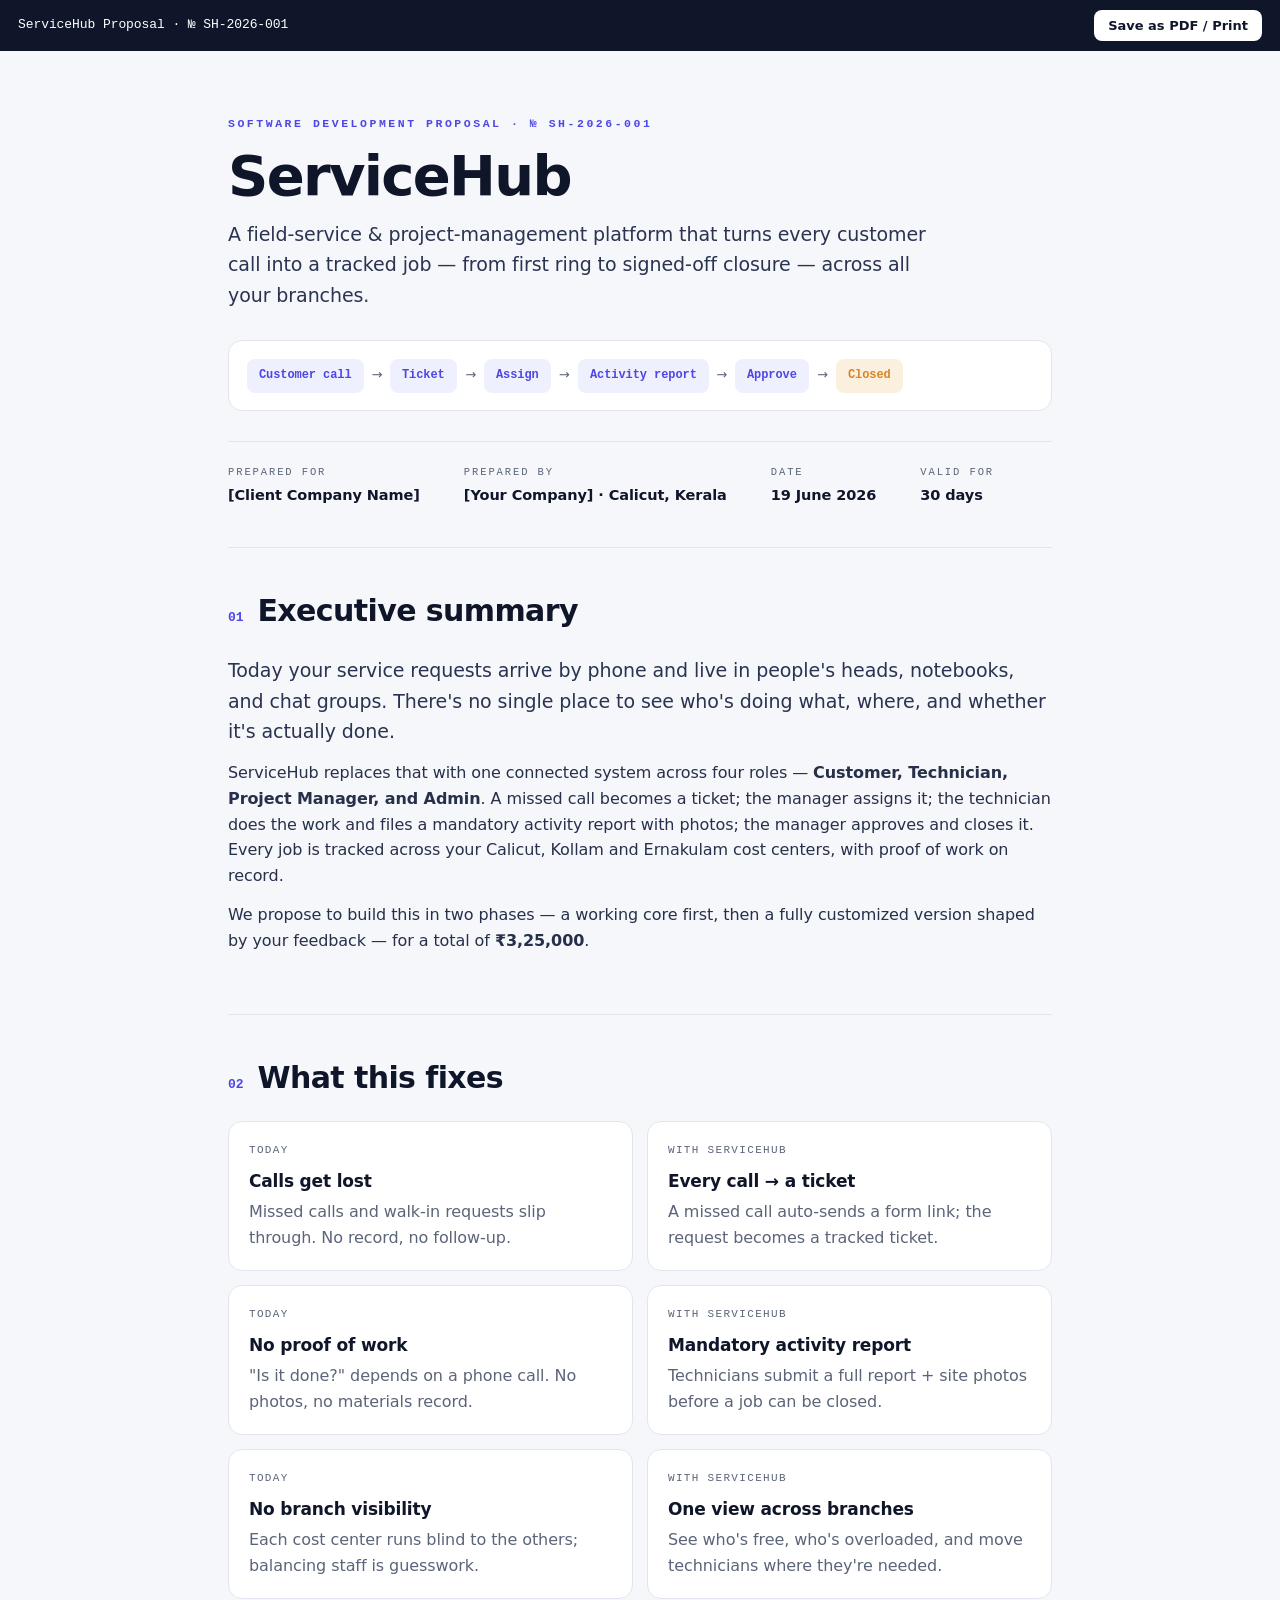
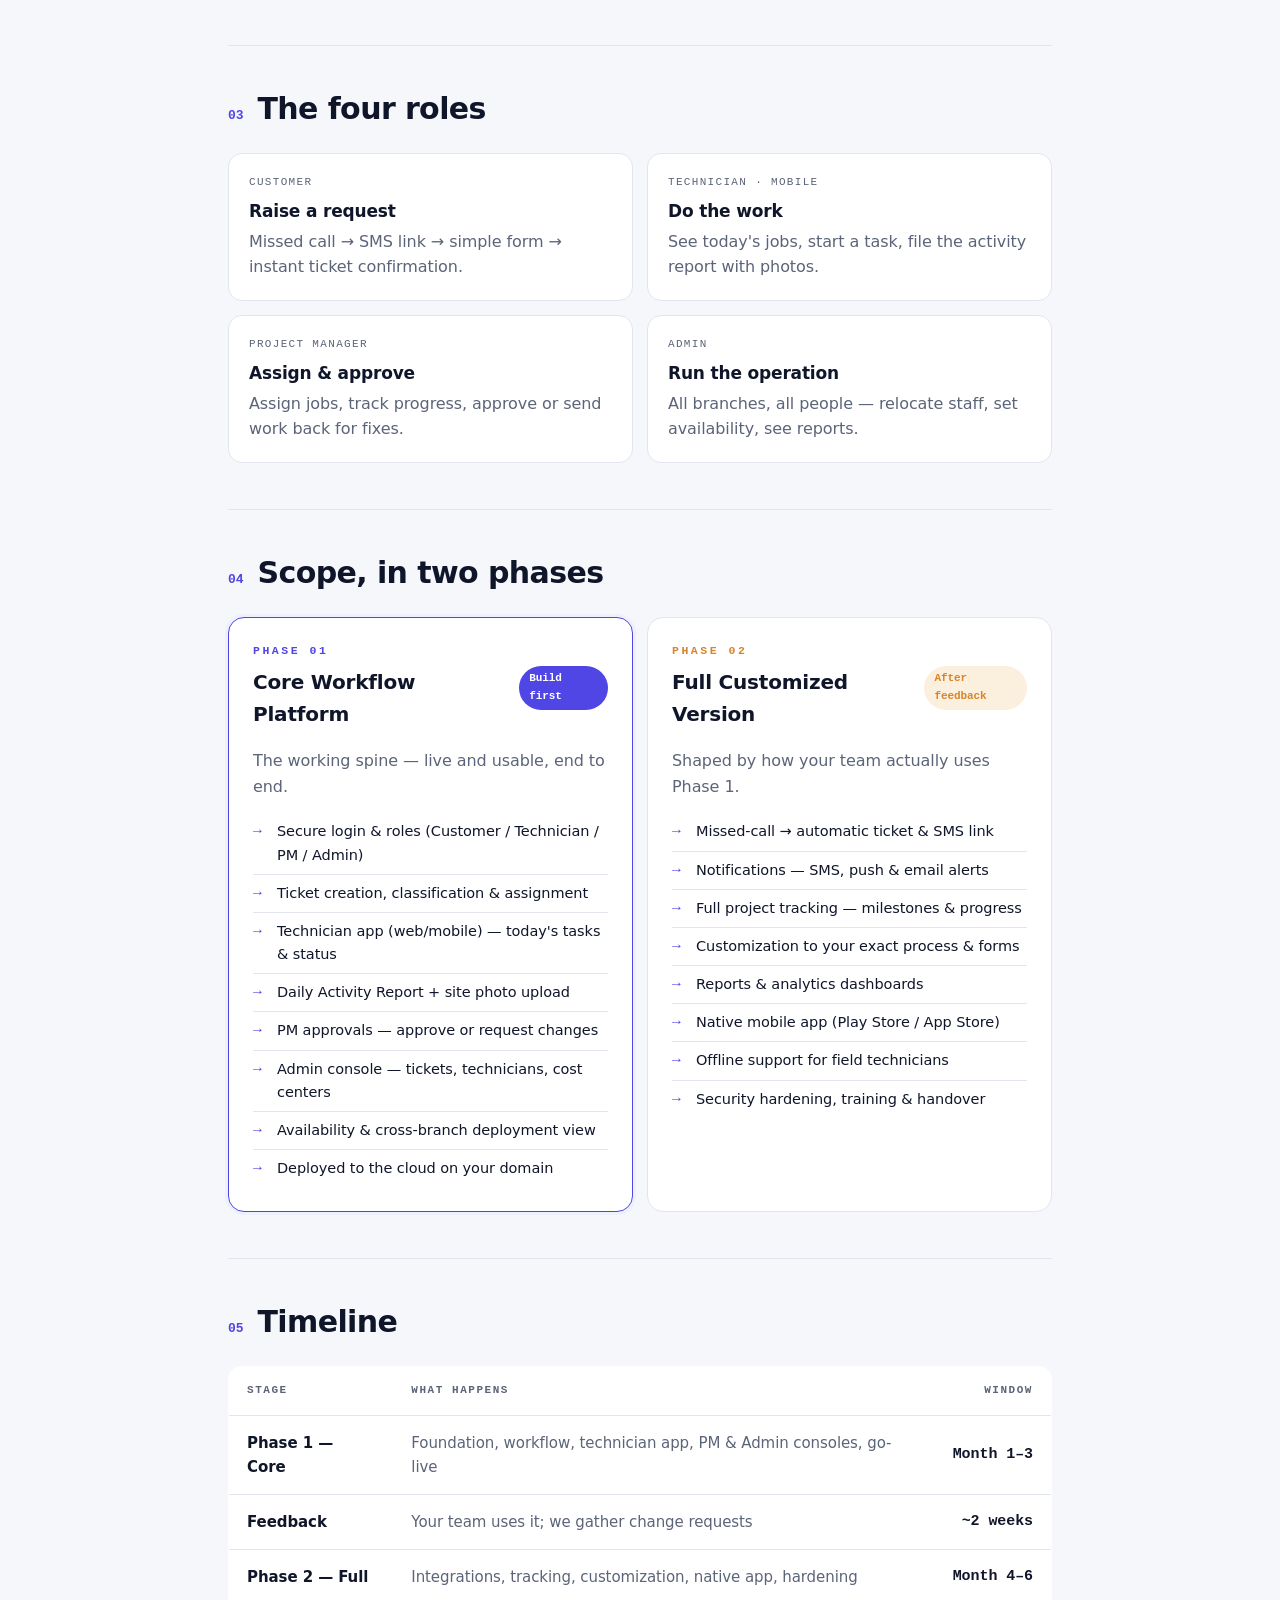
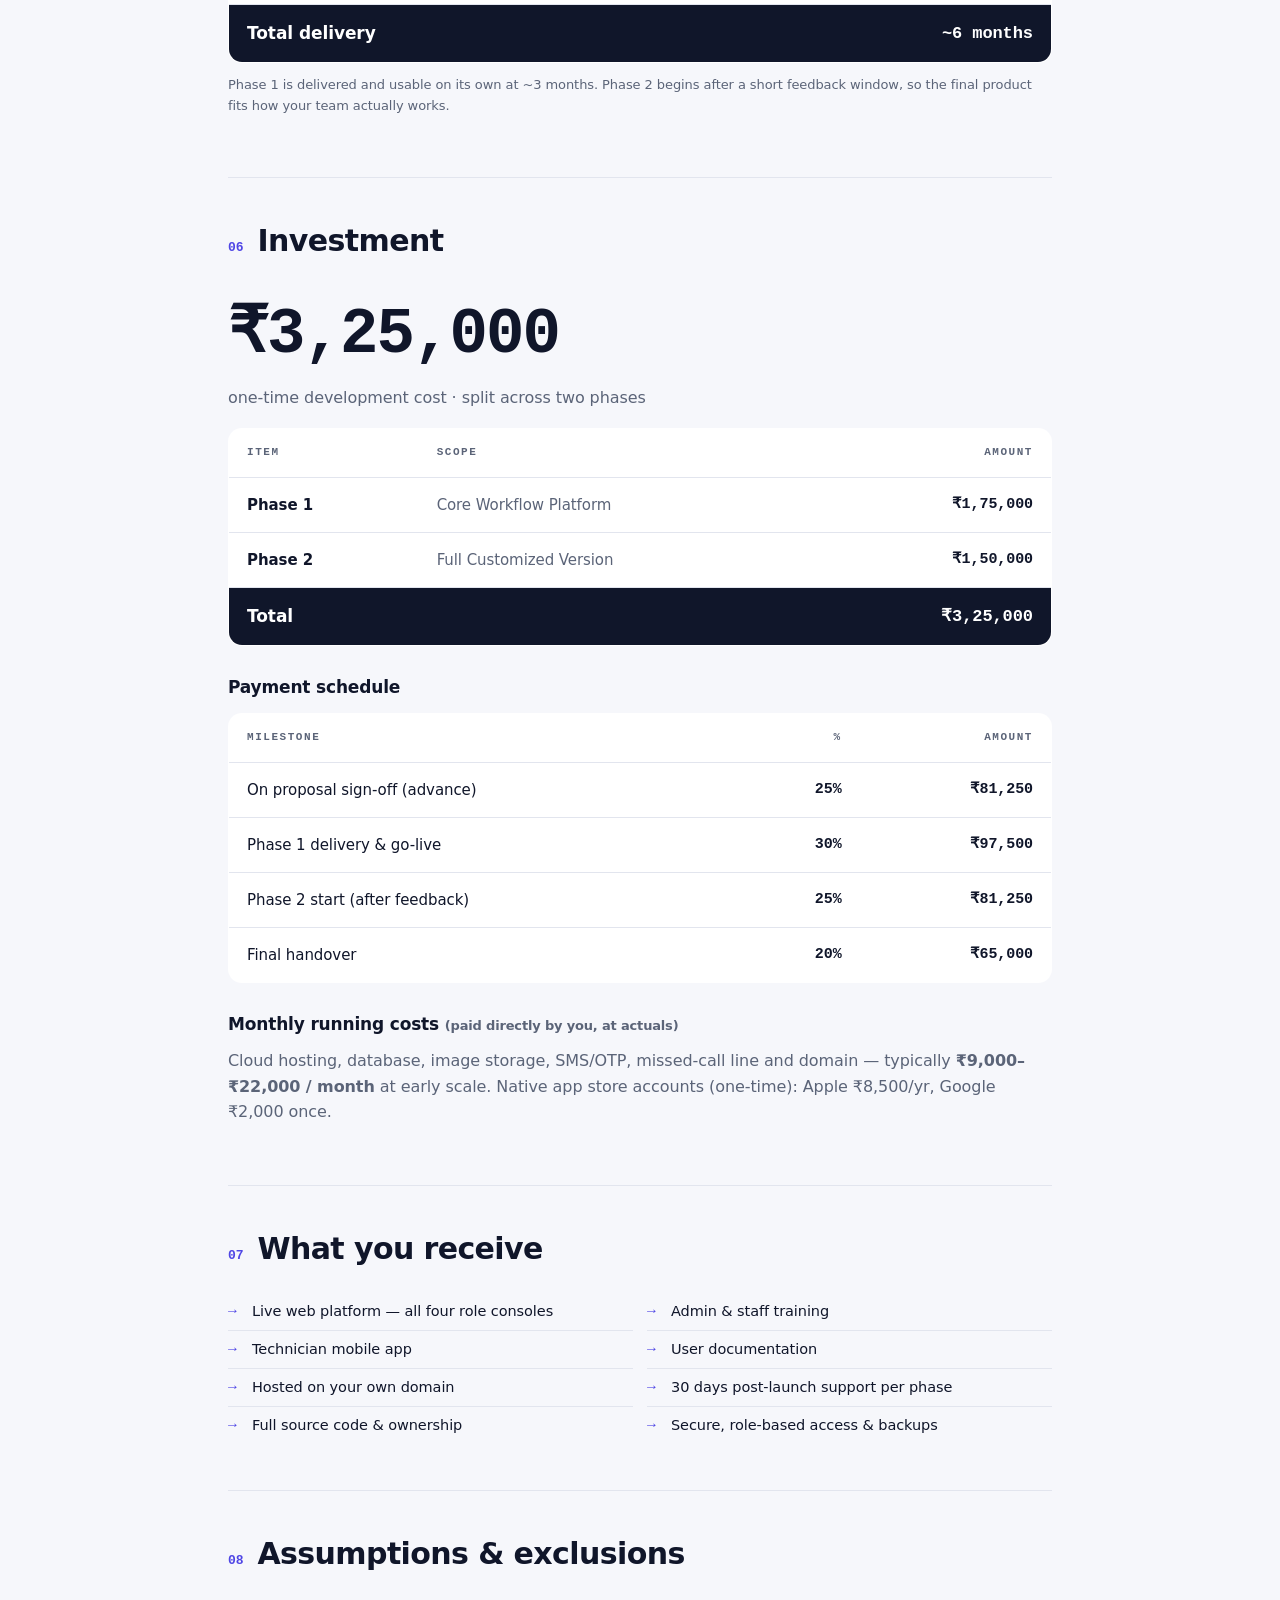
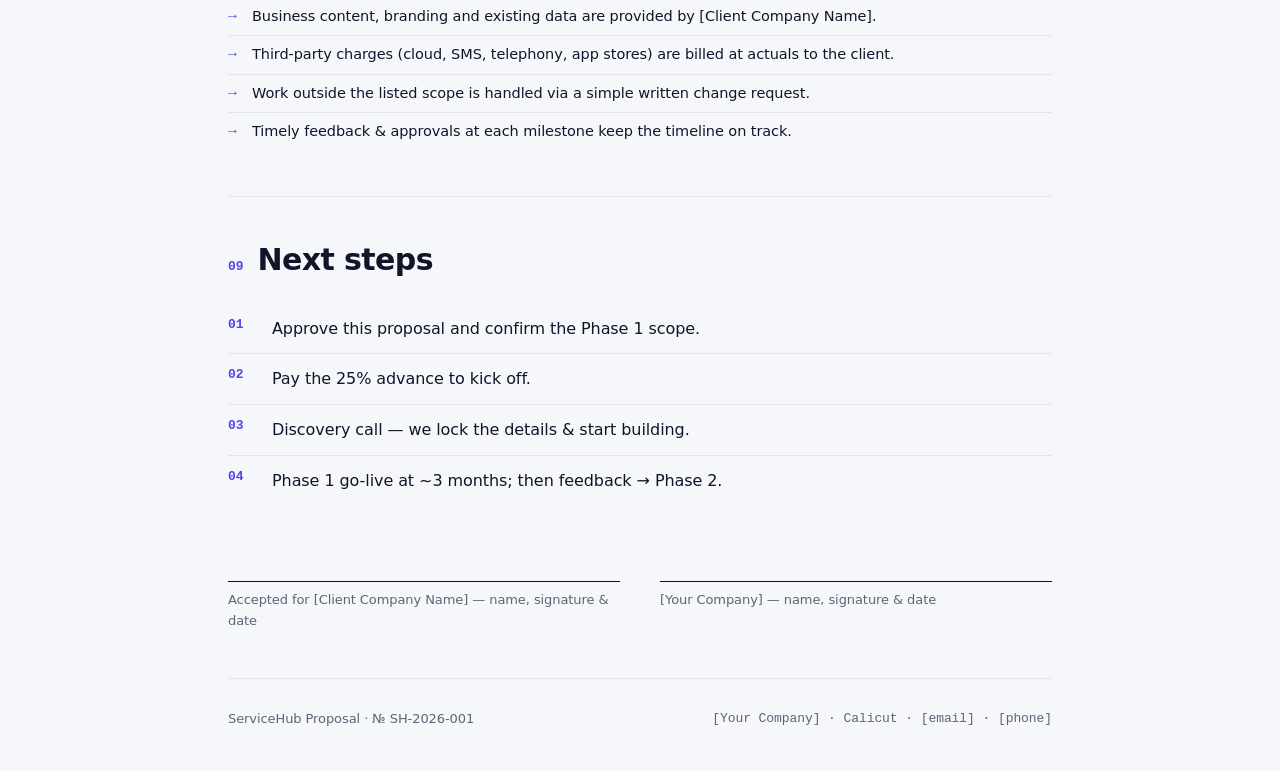
<file: proposal.html>
<!DOCTYPE html>
<html lang="en">
<head>
<meta charset="UTF-8">
<meta name="viewport" content="width=device-width, initial-scale=1">
<title>ServiceHub — Software Proposal</title>
<style>
  :root{
    --ground:#F6F7FB;        /* cool paper */
    --panel:#FFFFFF;
    --text:#10162A;          /* ink navy */
    --muted:#5B6478;
    --line:#E2E5EE;
    --accent:#4F46E5;        /* indigo (product brand) */
    --accent-soft:#EEF0FE;
    --signal:#D8842A;        /* warm ochre — used sparingly */
    --signal-soft:#FBEFDD;
    --ok:#0E9F6E;
    --mono:ui-monospace,"SF Mono","Cascadia Code","Segoe UI Mono",Consolas,monospace;
    --sans:"Segoe UI",system-ui,-apple-system,Roboto,Helvetica,Arial,sans-serif;
  }
  *{box-sizing:border-box;}
  html{ -webkit-text-size-adjust:100%; }
  body{
    margin:0; background:var(--ground); color:var(--text);
    font-family:var(--sans); line-height:1.6;
    font-size:16px; letter-spacing:-0.005em;
  }
  .wrap{ max-width:880px; margin:0 auto; padding:0 28px; }

  .eyebrow{ font-family:var(--mono); font-size:11.5px; letter-spacing:0.22em; text-transform:uppercase; color:var(--accent); font-weight:600; }
  .eyebrow.sig{ color:var(--signal); }
  h1{ font-size:clamp(34px,6vw,56px); line-height:1.03; font-weight:800; letter-spacing:-0.03em; margin:14px 0 0; }
  h2{ font-size:clamp(22px,3.4vw,30px); line-height:1.1; font-weight:800; letter-spacing:-0.02em; margin:0; }
  h3{ font-size:17px; font-weight:700; margin:0 0 4px; letter-spacing:-0.01em; }
  p{ margin:0 0 14px; color:#27304a; }
  .lead{ font-size:19px; color:#2a3350; }
  .muted{ color:var(--muted); }
  .mono{ font-family:var(--mono); }

  section{ padding:46px 0; border-top:1px solid var(--line); }
  .sec-head{ display:flex; align-items:baseline; gap:14px; margin-bottom:26px; }
  .sec-no{ font-family:var(--mono); font-size:13px; color:var(--accent); font-weight:600; padding-top:4px; }

  .hero{ padding:64px 0 40px; border-top:none; }
  .meta{ display:flex; flex-wrap:wrap; gap:26px 44px; margin-top:30px; padding-top:22px; border-top:1px solid var(--line); }
  .meta .k{ font-family:var(--mono); font-size:10.5px; letter-spacing:0.18em; text-transform:uppercase; color:var(--muted); margin-bottom:3px; }
  .meta .v{ font-size:14.5px; font-weight:600; }

  .pipe{ display:flex; align-items:center; flex-wrap:wrap; gap:8px; margin:30px 0 4px; padding:18px; background:var(--panel); border:1px solid var(--line); border-radius:14px; }
  .chip{ font-family:var(--mono); font-size:12px; font-weight:600; padding:7px 12px; border-radius:8px; background:var(--accent-soft); color:var(--accent); white-space:nowrap;
    opacity:0; transform:translateY(6px); animation:rise .5s ease forwards; }
  .chip.end{ background:var(--signal-soft); color:var(--signal); }
  .arrow{ color:var(--muted); font-size:13px; }
  .chip:nth-child(1){animation-delay:.05s}.chip:nth-child(3){animation-delay:.12s}
  .chip:nth-child(5){animation-delay:.19s}.chip:nth-child(7){animation-delay:.26s}
  .chip:nth-child(9){animation-delay:.33s}.chip:nth-child(11){animation-delay:.40s}
  @keyframes rise{ to{opacity:1; transform:none;} }
  @media (prefers-reduced-motion:reduce){ .chip{ animation:none; opacity:1; transform:none; } }

  .grid{ display:grid; gap:14px; }
  .g2{ grid-template-columns:1fr 1fr; }
  .g4{ grid-template-columns:1fr 1fr; }
  .card{ background:var(--panel); border:1px solid var(--line); border-radius:14px; padding:20px; }
  .card .tag{ font-family:var(--mono); font-size:11px; letter-spacing:0.12em; text-transform:uppercase; color:var(--muted); }

  ul.clean{ list-style:none; margin:0; padding:0; }
  ul.clean li{ position:relative; padding:7px 0 7px 24px; border-bottom:1px solid var(--line); font-size:14.5px; }
  ul.clean li:last-child{ border-bottom:none; }
  ul.clean li::before{ content:"\2192"; position:absolute; left:0; top:7px; color:var(--accent); font-family:var(--mono); }

  .phase{ background:var(--panel); border:1px solid var(--line); border-radius:16px; padding:24px; }
  .phase.live{ border-color:var(--accent); box-shadow:0 0 0 3px var(--accent-soft); }
  .phase-top{ display:flex; align-items:center; justify-content:space-between; gap:12px; margin-bottom:14px; }
  .pill{ font-family:var(--mono); font-size:11px; font-weight:600; padding:4px 10px; border-radius:999px; }
  .pill.now{ background:var(--accent); color:#fff; }
  .pill.next{ background:var(--signal-soft); color:var(--signal); }

  .price-table{ width:100%; border-collapse:collapse; background:var(--panel); border:1px solid var(--line); border-radius:14px; overflow:hidden; }
  .price-table td,.price-table th{ padding:15px 18px; text-align:left; border-bottom:1px solid var(--line); font-size:15px; }
  .price-table th{ font-family:var(--mono); font-size:11px; letter-spacing:0.14em; text-transform:uppercase; color:var(--muted); font-weight:600; }
  .price-table .amt{ text-align:right; font-family:var(--mono); font-weight:600; white-space:nowrap; }
  .price-table tr.total td{ background:var(--text); color:#fff; border-bottom:none; font-weight:700; font-size:17px; }
  .price-table tr.total .amt{ color:#fff; }
  .bignum{ font-family:var(--mono); font-size:clamp(40px,7vw,64px); font-weight:700; letter-spacing:-0.03em; color:var(--text); }

  .note{ font-size:13px; color:var(--muted); }
  .steps{ counter-reset:s; list-style:none; margin:0; padding:0; }
  .steps li{ counter-increment:s; position:relative; padding:12px 0 12px 44px; border-bottom:1px solid var(--line); }
  .steps li::before{ content:counter(s,decimal-leading-zero); position:absolute; left:0; top:11px; font-family:var(--mono); font-size:13px; color:var(--accent); font-weight:600; }
  .steps li:last-child{ border-bottom:none; }

  .sign{ display:grid; grid-template-columns:1fr 1fr; gap:40px; margin-top:30px; }
  .sign .line{ border-top:1.5px solid var(--text); padding-top:8px; font-size:13px; color:var(--muted); margin-top:46px; }

  footer{ border-top:1px solid var(--line); padding:30px 0 50px; color:var(--muted); font-size:13px; display:flex; justify-content:space-between; flex-wrap:wrap; gap:10px; }

  .printbar{ position:sticky; top:0; z-index:5; background:var(--text); color:#fff; display:flex; justify-content:space-between; align-items:center; padding:10px 18px; font-size:13px; }
  .printbar button{ font-family:var(--sans); font-size:13px; font-weight:600; background:#fff; color:var(--text); border:none; border-radius:8px; padding:8px 14px; cursor:pointer; }

  @media (max-width:680px){
    .g2,.g4{ grid-template-columns:1fr; }
    .sign{ grid-template-columns:1fr; }
  }
  @media print{
    body{ background:#fff; font-size:12.5px; }
    .wrap{ max-width:100%; }
    .printbar{ display:none; }
    section,.hero{ padding:22px 0; }
    .phase,.card,.pipe,.price-table{ box-shadow:none; }
    section,.phase,.card,.price-table,.pipe{ page-break-inside:avoid; }
    .chip{ animation:none; opacity:1; transform:none; }
  }
</style>
</head>
<body>

<div class="printbar">
  <span class="mono">ServiceHub Proposal · № SH-2026-001</span>
  <button onclick="window.print()">Save as PDF / Print</button>
</div>

<div class="wrap">

  <!-- HERO -->
  <header class="hero">
    <div class="eyebrow">Software Development Proposal · № SH-2026-001</div>
    <h1>ServiceHub</h1>
    <p class="lead" style="margin-top:14px; max-width:60ch;">A field-service &amp; project-management platform that turns every customer call into a tracked job — from first ring to signed-off closure — across all your branches.</p>

    <div class="pipe" aria-label="Work lifecycle">
      <span class="chip">Customer call</span><span class="arrow">&#8594;</span>
      <span class="chip">Ticket</span><span class="arrow">&#8594;</span>
      <span class="chip">Assign</span><span class="arrow">&#8594;</span>
      <span class="chip">Activity report</span><span class="arrow">&#8594;</span>
      <span class="chip">Approve</span><span class="arrow">&#8594;</span>
      <span class="chip end">Closed</span>
    </div>

    <div class="meta">
      <div><div class="k">Prepared for</div><div class="v">[Client Company Name]</div></div>
      <div><div class="k">Prepared by</div><div class="v">[Your Company] · Calicut, Kerala</div></div>
      <div><div class="k">Date</div><div class="v">19 June 2026</div></div>
      <div><div class="k">Valid for</div><div class="v">30 days</div></div>
    </div>
  </header>

  <!-- 01 SUMMARY -->
  <section>
    <div class="sec-head"><div class="sec-no">01</div><h2>Executive summary</h2></div>
    <p class="lead">Today your service requests arrive by phone and live in people's heads, notebooks, and chat groups. There's no single place to see who's doing what, where, and whether it's actually done.</p>
    <p>ServiceHub replaces that with one connected system across four roles — <strong>Customer, Technician, Project Manager, and Admin</strong>. A missed call becomes a ticket; the manager assigns it; the technician does the work and files a mandatory activity report with photos; the manager approves and closes it. Every job is tracked across your Calicut, Kollam and Ernakulam cost centers, with proof of work on record.</p>
    <p>We propose to build this in two phases — a working core first, then a fully customized version shaped by your feedback — for a total of <strong>&#8377;3,25,000</strong>.</p>
  </section>

  <!-- 02 THE OPPORTUNITY -->
  <section>
    <div class="sec-head"><div class="sec-no">02</div><h2>What this fixes</h2></div>
    <div class="grid g2">
      <div class="card"><div class="tag">Today</div><h3 style="margin-top:8px;">Calls get lost</h3><p class="muted" style="margin:0;">Missed calls and walk-in requests slip through. No record, no follow-up.</p></div>
      <div class="card"><div class="tag">With ServiceHub</div><h3 style="margin-top:8px;">Every call &#8594; a ticket</h3><p class="muted" style="margin:0;">A missed call auto-sends a form link; the request becomes a tracked ticket.</p></div>
      <div class="card"><div class="tag">Today</div><h3 style="margin-top:8px;">No proof of work</h3><p class="muted" style="margin:0;">"Is it done?" depends on a phone call. No photos, no materials record.</p></div>
      <div class="card"><div class="tag">With ServiceHub</div><h3 style="margin-top:8px;">Mandatory activity report</h3><p class="muted" style="margin:0;">Technicians submit a full report + site photos before a job can be closed.</p></div>
      <div class="card"><div class="tag">Today</div><h3 style="margin-top:8px;">No branch visibility</h3><p class="muted" style="margin:0;">Each cost center runs blind to the others; balancing staff is guesswork.</p></div>
      <div class="card"><div class="tag">With ServiceHub</div><h3 style="margin-top:8px;">One view across branches</h3><p class="muted" style="margin:0;">See who's free, who's overloaded, and move technicians where they're needed.</p></div>
    </div>
  </section>

  <!-- 03 SOLUTION -->
  <section>
    <div class="sec-head"><div class="sec-no">03</div><h2>The four roles</h2></div>
    <div class="grid g4">
      <div class="card"><div class="tag">Customer</div><h3 style="margin-top:6px;">Raise a request</h3><p class="muted" style="margin:0;">Missed call &#8594; SMS link &#8594; simple form &#8594; instant ticket confirmation.</p></div>
      <div class="card"><div class="tag">Technician · mobile</div><h3 style="margin-top:6px;">Do the work</h3><p class="muted" style="margin:0;">See today's jobs, start a task, file the activity report with photos.</p></div>
      <div class="card"><div class="tag">Project Manager</div><h3 style="margin-top:6px;">Assign &amp; approve</h3><p class="muted" style="margin:0;">Assign jobs, track progress, approve or send work back for fixes.</p></div>
      <div class="card"><div class="tag">Admin</div><h3 style="margin-top:6px;">Run the operation</h3><p class="muted" style="margin:0;">All branches, all people — relocate staff, set availability, see reports.</p></div>
    </div>
  </section>

  <!-- 04 SCOPE / PHASES -->
  <section>
    <div class="sec-head"><div class="sec-no">04</div><h2>Scope, in two phases</h2></div>
    <div class="grid g2">
      <div class="phase live">
        <div class="phase-top"><div><div class="eyebrow">Phase 01</div><h3 style="font-size:20px; margin-top:6px;">Core Workflow Platform</h3></div><span class="pill now">Build first</span></div>
        <p class="muted" style="margin-top:0;">The working spine — live and usable, end to end.</p>
        <ul class="clean">
          <li>Secure login &amp; roles (Customer / Technician / PM / Admin)</li>
          <li>Ticket creation, classification &amp; assignment</li>
          <li>Technician app (web/mobile) — today's tasks &amp; status</li>
          <li>Daily Activity Report + site photo upload</li>
          <li>PM approvals — approve or request changes</li>
          <li>Admin console — tickets, technicians, cost centers</li>
          <li>Availability &amp; cross-branch deployment view</li>
          <li>Deployed to the cloud on your domain</li>
        </ul>
      </div>
      <div class="phase">
        <div class="phase-top"><div><div class="eyebrow sig">Phase 02</div><h3 style="font-size:20px; margin-top:6px;">Full Customized Version</h3></div><span class="pill next">After feedback</span></div>
        <p class="muted" style="margin-top:0;">Shaped by how your team actually uses Phase 1.</p>
        <ul class="clean">
          <li>Missed-call &#8594; automatic ticket &amp; SMS link</li>
          <li>Notifications — SMS, push &amp; email alerts</li>
          <li>Full project tracking — milestones &amp; progress</li>
          <li>Customization to your exact process &amp; forms</li>
          <li>Reports &amp; analytics dashboards</li>
          <li>Native mobile app (Play Store / App Store)</li>
          <li>Offline support for field technicians</li>
          <li>Security hardening, training &amp; handover</li>
        </ul>
      </div>
    </div>
  </section>

  <!-- 05 TIMELINE -->
  <section>
    <div class="sec-head"><div class="sec-no">05</div><h2>Timeline</h2></div>
    <table class="price-table">
      <tr><th>Stage</th><th>What happens</th><th style="text-align:right;">Window</th></tr>
      <tr><td><strong>Phase 1 — Core</strong></td><td class="muted">Foundation, workflow, technician app, PM &amp; Admin consoles, go-live</td><td class="amt">Month 1–3</td></tr>
      <tr><td><strong>Feedback</strong></td><td class="muted">Your team uses it; we gather change requests</td><td class="amt">~2 weeks</td></tr>
      <tr><td><strong>Phase 2 — Full</strong></td><td class="muted">Integrations, tracking, customization, native app, hardening</td><td class="amt">Month 4–6</td></tr>
      <tr class="total"><td colspan="2">Total delivery</td><td class="amt">~6 months</td></tr>
    </table>
    <p class="note" style="margin-top:12px;">Phase 1 is delivered and usable on its own at ~3 months. Phase 2 begins after a short feedback window, so the final product fits how your team actually works.</p>
  </section>

  <!-- 06 COMMERCIALS -->
  <section>
    <div class="sec-head"><div class="sec-no">06</div><h2>Investment</h2></div>
    <div class="bignum">&#8377;3,25,000</div>
    <p class="muted" style="margin-top:-2px;">one-time development cost · split across two phases</p>

    <table class="price-table" style="margin-top:18px;">
      <tr><th>Item</th><th>Scope</th><th style="text-align:right;">Amount</th></tr>
      <tr><td><strong>Phase 1</strong></td><td class="muted">Core Workflow Platform</td><td class="amt">&#8377;1,75,000</td></tr>
      <tr><td><strong>Phase 2</strong></td><td class="muted">Full Customized Version</td><td class="amt">&#8377;1,50,000</td></tr>
      <tr class="total"><td colspan="2">Total</td><td class="amt">&#8377;3,25,000</td></tr>
    </table>

    <h3 style="margin:28px 0 12px;">Payment schedule</h3>
    <table class="price-table">
      <tr><th>Milestone</th><th style="text-align:right;">%</th><th style="text-align:right;">Amount</th></tr>
      <tr><td>On proposal sign-off (advance)</td><td class="amt">25%</td><td class="amt">&#8377;81,250</td></tr>
      <tr><td>Phase 1 delivery &amp; go-live</td><td class="amt">30%</td><td class="amt">&#8377;97,500</td></tr>
      <tr><td>Phase 2 start (after feedback)</td><td class="amt">25%</td><td class="amt">&#8377;81,250</td></tr>
      <tr><td>Final handover</td><td class="amt">20%</td><td class="amt">&#8377;65,000</td></tr>
    </table>

    <h3 style="margin:28px 0 10px;">Monthly running costs <span class="note">(paid directly by you, at actuals)</span></h3>
    <p class="muted" style="margin-top:0;">Cloud hosting, database, image storage, SMS/OTP, missed-call line and domain — typically <strong>&#8377;9,000–&#8377;22,000 / month</strong> at early scale. Native app store accounts (one-time): Apple &#8377;8,500/yr, Google &#8377;2,000 once.</p>
  </section>

  <!-- 07 DELIVERABLES -->
  <section>
    <div class="sec-head"><div class="sec-no">07</div><h2>What you receive</h2></div>
    <div class="grid g2">
      <ul class="clean">
        <li>Live web platform — all four role consoles</li>
        <li>Technician mobile app</li>
        <li>Hosted on your own domain</li>
        <li>Full source code &amp; ownership</li>
      </ul>
      <ul class="clean">
        <li>Admin &amp; staff training</li>
        <li>User documentation</li>
        <li>30 days post-launch support per phase</li>
        <li>Secure, role-based access &amp; backups</li>
      </ul>
    </div>
  </section>

  <!-- 08 ASSUMPTIONS -->
  <section>
    <div class="sec-head"><div class="sec-no">08</div><h2>Assumptions &amp; exclusions</h2></div>
    <ul class="clean">
      <li>Business content, branding and existing data are provided by [Client Company Name].</li>
      <li>Third-party charges (cloud, SMS, telephony, app stores) are billed at actuals to the client.</li>
      <li>Work outside the listed scope is handled via a simple written change request.</li>
      <li>Timely feedback &amp; approvals at each milestone keep the timeline on track.</li>
    </ul>
  </section>

  <!-- 09 NEXT STEPS -->
  <section>
    <div class="sec-head"><div class="sec-no">09</div><h2>Next steps</h2></div>
    <ol class="steps">
      <li>Approve this proposal and confirm the Phase 1 scope.</li>
      <li>Pay the 25% advance to kick off.</li>
      <li>Discovery call — we lock the details &amp; start building.</li>
      <li>Phase 1 go-live at ~3 months; then feedback &#8594; Phase 2.</li>
    </ol>

    <div class="sign">
      <div><div class="line">Accepted for [Client Company Name] — name, signature &amp; date</div></div>
      <div><div class="line">[Your Company] — name, signature &amp; date</div></div>
    </div>
  </section>

  <footer>
    <span>ServiceHub Proposal · № SH-2026-001</span>
    <span class="mono">[Your Company] · Calicut · [email] · [phone]</span>
  </footer>

</div>
</body>
</html>
</file>
